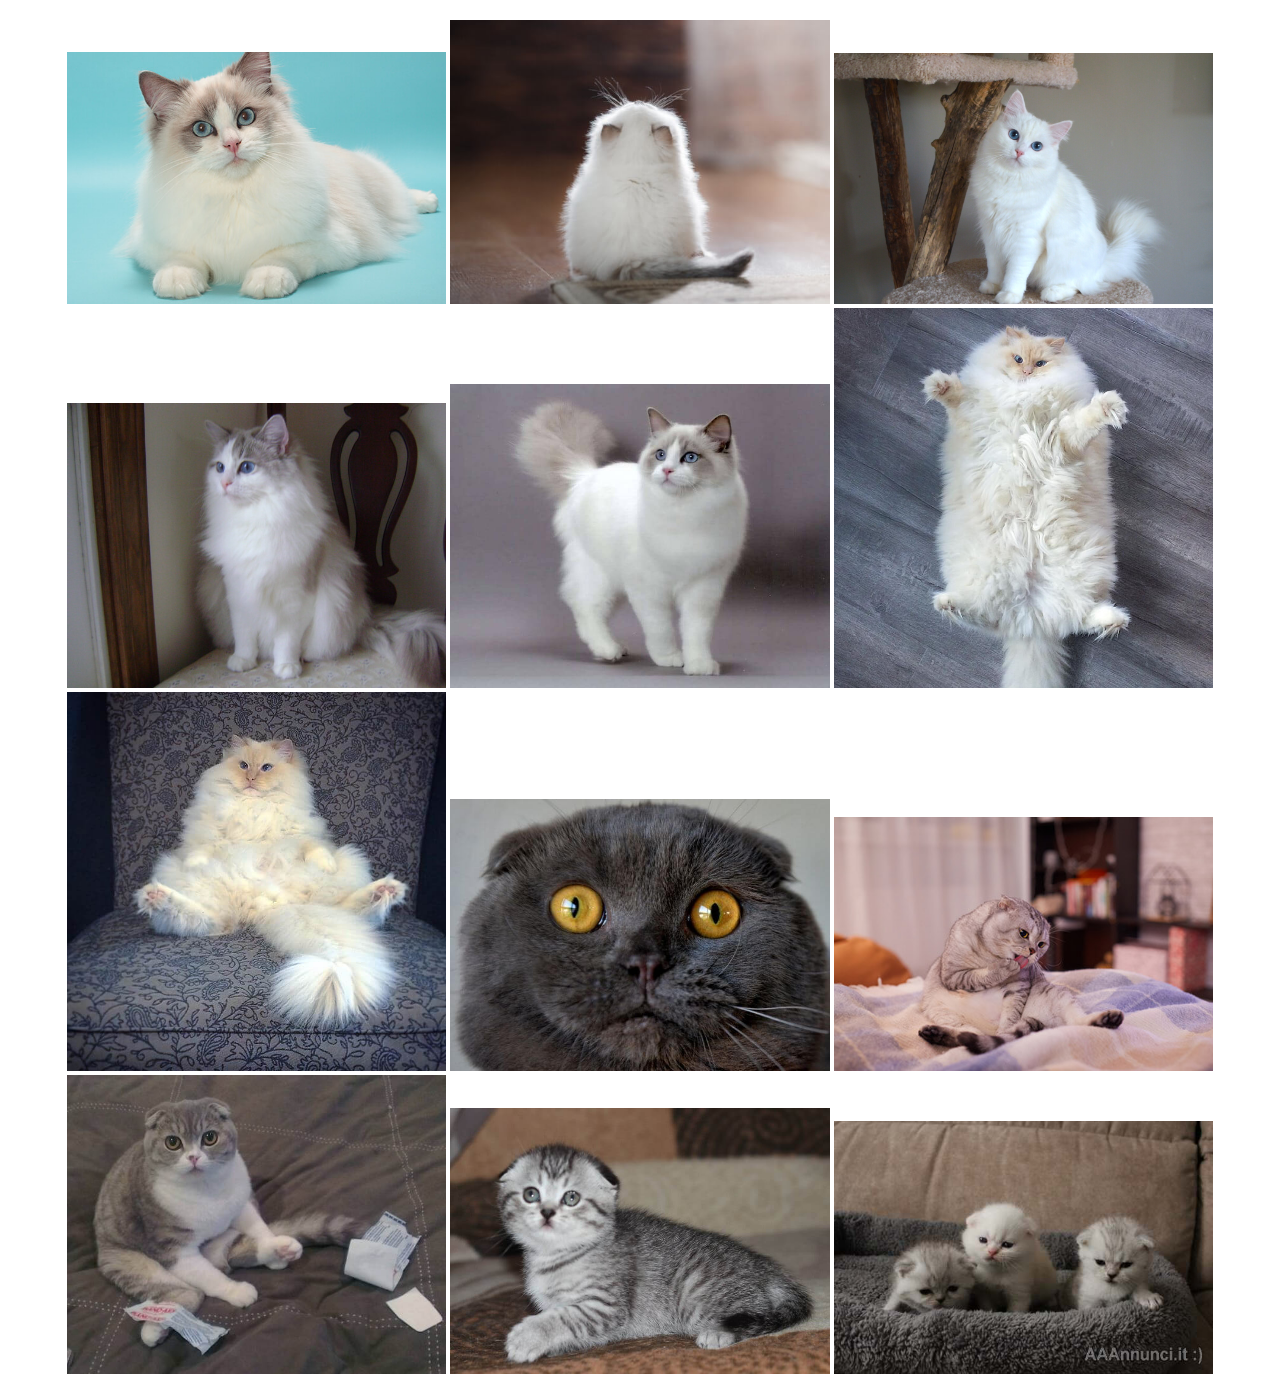
<file: 1/index.html>
<!-- En una página con muchas imágenes mostrar una alerta cuando esté
cargado el DOM y otra después que las imágenes se hayan cargado.

Tip: Investigar el evento window.onload

-->

<!DOCTYPE html>
<html lang="en" dir="ltr">
  <head>
    <meta charset="utf-8">
    <title>Ejercicio1</title>
    <link rel="stylesheet" href="assets/css/style.css">
    <script src="https://code.jquery.com/jquery-3.3.1.js"></script>
  </head>
  <body>
	<div class="gallery">
		<img class="thumb" src="assets/img/foto_1.jpg" alt="Gatito1">
		<img class="thumb" src="assets/img/foto_2.jpg" alt="Gatito2">
		<img class="thumb" src="assets/img/foto_3.jpg" alt="Gatito3">
		<img class="thumb" src="assets/img/foto_4.jpg" alt="Gatito4">
		<img class="thumb" src="assets/img/foto_5.jpg" alt="Gatito5">
		<img class="thumb" src="assets/img/foto_6.jpg" alt="Gatito6">
		<img class="thumb" src="assets/img/foto_7.jpg" alt="Gatito7">
		<img class="thumb" src="assets/img/foto_8.jpg" alt="Gatito8">
		<img class="thumb" src="assets/img/foto_9.jpg" alt="Gatito1">
		<img class="thumb" src="assets/img/foto_10.jpg" alt="Gatito1">
		<img class="thumb" src="assets/img/foto_11.jpg" alt="Gatito1">
		<img class="thumb" src="assets/img/foto_12.jpg" alt="Gatito1">
	</div>

	<script>

		$(function(){
			alert('¡hola!')
		});

		$('.gallery').ready(function(){
			window.onload
			alert('¡Galería cargada!')
		});

	</script>

  </body>
</html>
</file>
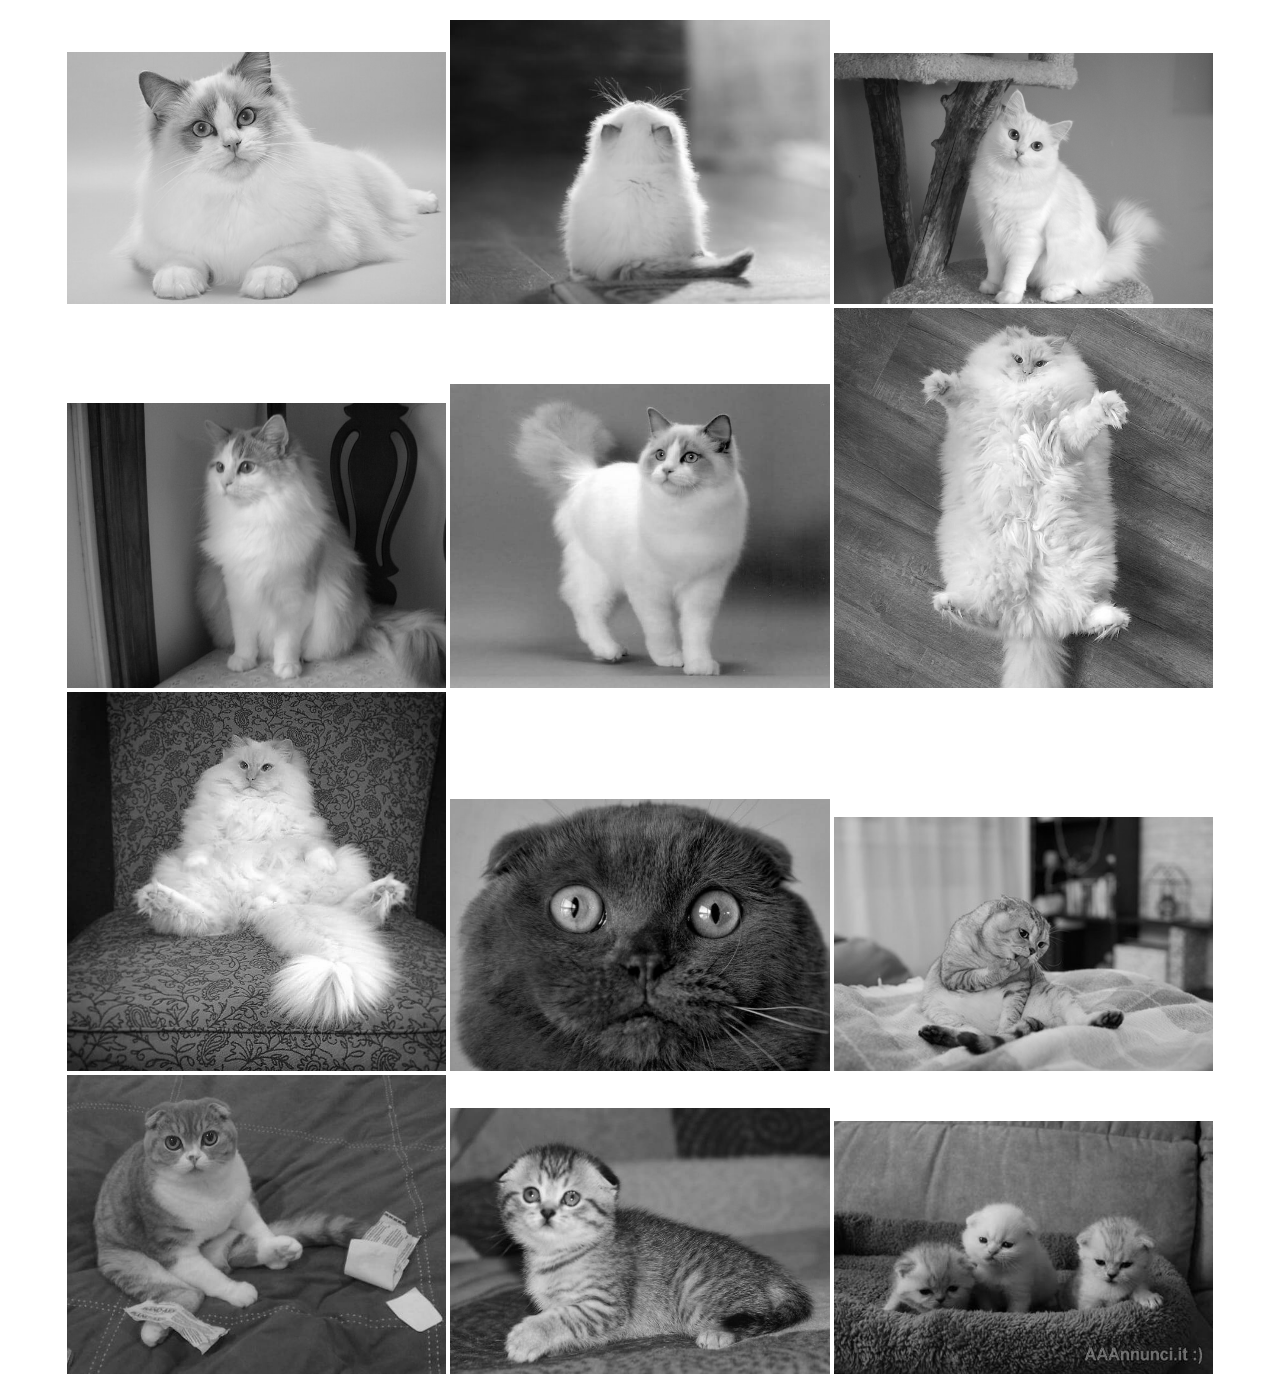
<file: 2/index.html>
<!-- Crear una galería de imágenes

Todas las imágenes deben estar desaturada (en blanco y negro)
ver: https://stackoverflow.com/questions/22994810/how-do-i-desaturate-and-saturate-an-image-using-css

Al hacer click sobre la imágen esta debe recuperar su color con una transición
de un segundo, al volver hacer click debe volver a estar en blanco y negro.
-->

<!DOCTYPE html>
<html lang="en" dir="ltr">
  <head>
    <meta charset="utf-8">
    <title>Ejercicio 2</title>
    <link rel="stylesheet" href="assets/css/style.css">
    <script src="https://code.jquery.com/jquery-3.3.1.js"></script>
  </head>
  <body>

  	<div class="gallery">
		<img class="thumb" src="assets/img/foto_1.jpg" alt="Gatito1">
		<img class="thumb" src="assets/img/foto_2.jpg" alt="Gatito2">
		<img class="thumb" src="assets/img/foto_3.jpg" alt="Gatito3">
		<img class="thumb" src="assets/img/foto_4.jpg" alt="Gatito4">
		<img class="thumb" src="assets/img/foto_5.jpg" alt="Gatito5">
		<img class="thumb" src="assets/img/foto_6.jpg" alt="Gatito6">
		<img class="thumb" src="assets/img/foto_7.jpg" alt="Gatito7">
		<img class="thumb" src="assets/img/foto_8.jpg" alt="Gatito8">
		<img class="thumb" src="assets/img/foto_9.jpg" alt="Gatito1">
		<img class="thumb" src="assets/img/foto_10.jpg" alt="Gatito1">
		<img class="thumb" src="assets/img/foto_11.jpg" alt="Gatito1">
		<img class="thumb" src="assets/img/foto_12.jpg" alt="Gatito1">
	</div>

	<script>
		$(function(){
			$('.thumb').on('click', function(){
				$(this).toggleClass('color');
			})
		});

	</script>

  </body>
</html>
</file>
<file: 1/assets/css/style.css>
.gallery{
	margin-top:20px;
	text-align: center;
	}
.thumb{
	width:30%;
	}
</file>
<file: 2/assets/css/style.css>
.gallery{
	margin-top:20px;
	text-align: center;
	}
.thumb{
	width:30%;
    -webkit-filter: grayscale(100%);
    -moz-filter:    grayscale(100%);
    -ms-filter:     grayscale(100%);
    -o-filter:      grayscale(100%);
    filter: gray;
    transition: 1s;
}
.color {
	filter: none;
}
</file>
